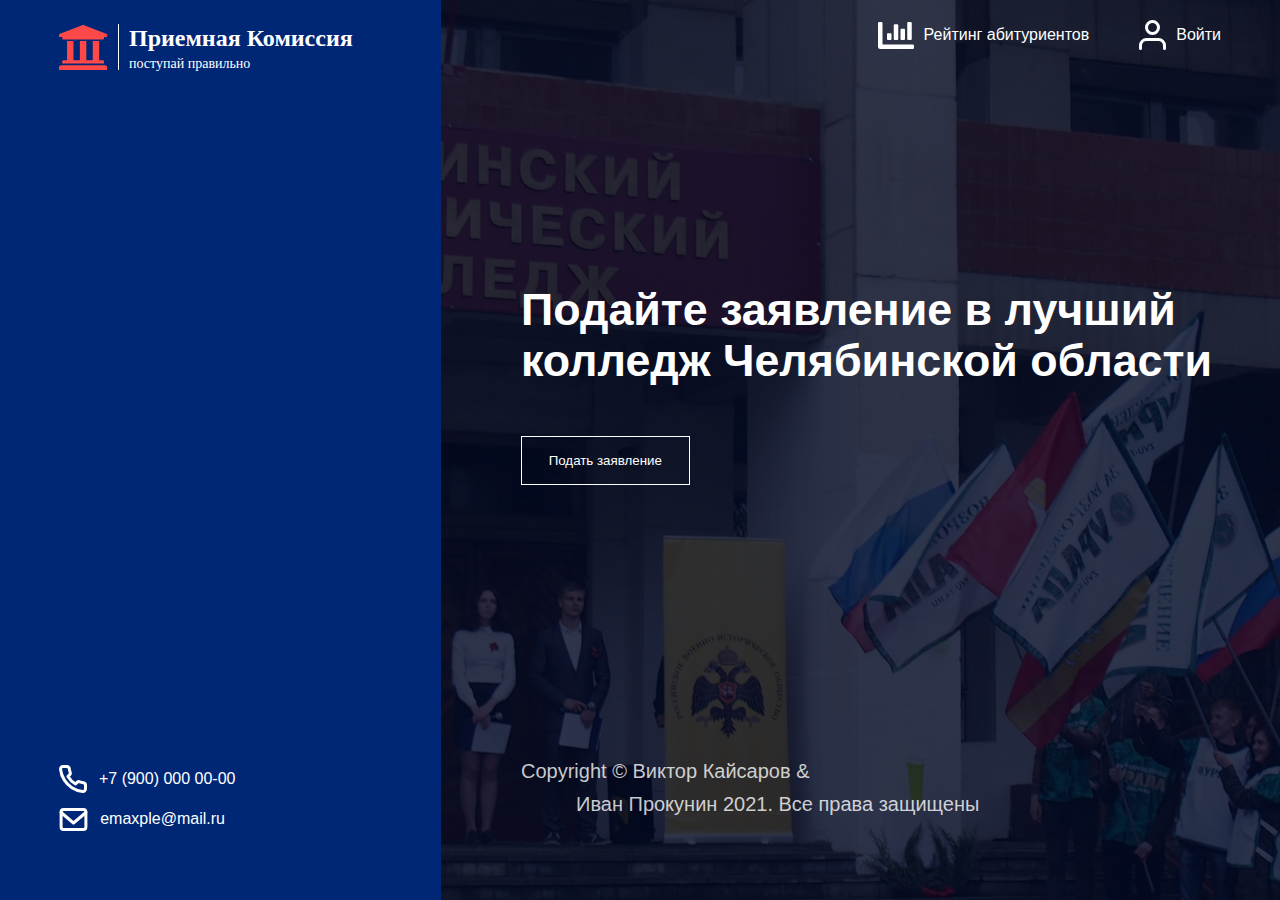
<file: index.html>
<!DOCTYPE html>
<html lang="en">
<head>
	<meta charset="UTF-8">
	<meta name="viewport" content="width=device-width, initial-scale=1">
	<title>Приемная Комиссия</title>
	<link rel="stylesheet" href="style/style.css">
</head>
<body>
	<main>
		<div class="content">
			<div class="left-bg"></div>
			<div class="left-content">
				<div class="header">
					<img src="img/Logo.svg" alt="Logo">
				</div>
				<div class="body"></div>
				<div class="footer">
					<div>
						<img src="img/icon/Icon-phone.svg" alt="Icon-phone">
						<span>+7 (900) 000 00-00</span>
					</div>
					<div>
						<img src="img/icon/Icon-mail.svg" alt="Icon-mail">
						<span>emaxple@mail.ru</span>
					</div>
				</div>
			</div>
			<div class="left-bg"></div>
			<div class="right-bg"></div>
			<div class="right-content">
				<div class="header">
					<nav class="nav-main">
						<a href="rating.html" class="profile-link">
							<img src="img/icon/Icon-chart-bar-white.svg" alt="chart-bar">
							<span>Рейтинг абитуриентов</span>
						</a>
						<a href="login.html" class="profile-link">
							<img src="img/icon/Icon user-white.svg" alt="icon-user">
							<span>Войти</span>
						</a>
					</nav>
				</div>
				<div class="body">
					<div class="card">
						<h1>Подайте заявление в лучший колледж Челябинской области</h1>
						<button class="btn btn--primary">Подать заявление</button>
					</div>
				</div>
				<div class="footer">
					<div class="copyright">
						<p>Copyright © Виктор Кайсаров &</p>
						<p class="copyright__bottom">Иван Прокунин 2021. Все права защищены</p>
					</div>
				</div>
			</div>
			<div class="right-bg"></div>
		</div>
	</main>
</body>
</html>
</file>
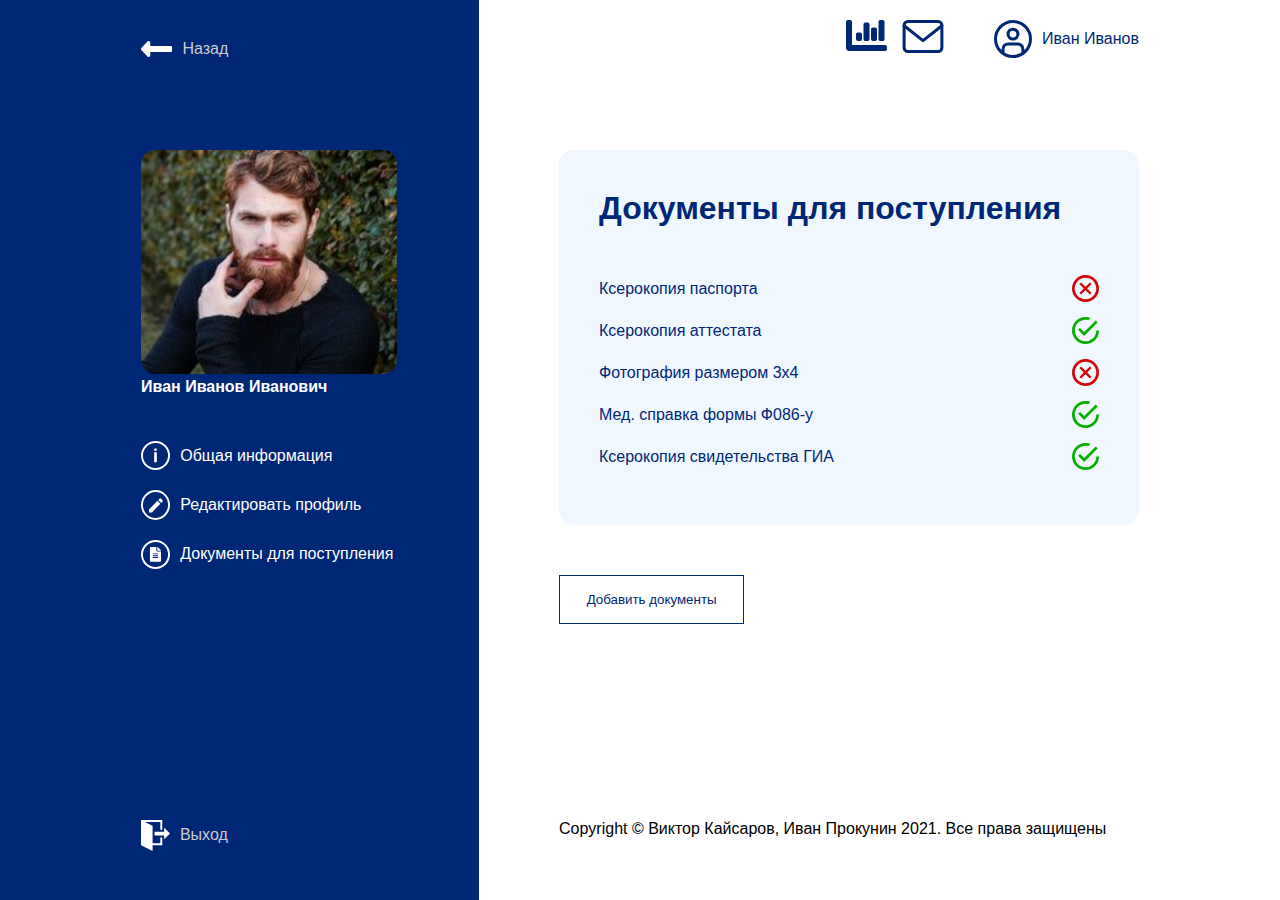
<file: profile.html>
<!DOCTYPE html>
<html lang="en">
<head>
	<meta charset="UTF-8">
	<meta name="viewport" content="width=device-width, initial-scale=1">
	<title>Profile</title>
	<link rel="stylesheet" href="style/profile.css">
</head>
<body>
	<main>
		<div class="content">
			<div class="left-bg"></div>
			<div class="left-content">
				<div class="header">
					<a href="index.html" class="tabs__link">
						<img src="img/icon/Icon-long-arrow-left.svg" alt="back">
						<span>Назад</span>
					</a>
				</div>
				<div class="body">
					<figure>
						<img src="img/Rectangle 21.png" alt="">
						<figcaption>Иван Иванов Иванович</figcaption>
					</figure>
					<div class="tabs">
						<div class="tabs__link">
							<img src="img/icon/icon-info.svg" alt="info">
							<span>Общая информация</span>
						</div>
						<div class="tabs__link">
							<img src="img/icon/Icon-edit.svg" alt="edit">
							<span>Редактировать профиль</span>
						</div>
						<div class="tabs__link">
							<img src="img/icon/icon-docs.svg" alt="docs">
							<span>Документы для поступления</span>
						</div>
					</div>
				</div>
				<div class="footer">
					<a href="login.html" class="tabs__link">
						<img src="img/icon/Icon-exit.svg" class="icon" alt="exit">
						<span>Выход</span>
					</a>
				</div>
			</div>
			<div class="left-bg"></div>
			<div></div>
			<div class="right-content">
				<div class="header">
					<nav class="nav-main">
						<a href="rating.html" title="Рейтинг">
							<img src="img/icon/Icon-chart-bar.svg" alt="chart-bar">
						</a>
						<a href="#" class="nav-icon" title="Мессенджер">
							<img src="img/icon/Icon-mail-blue.svg" alt="message">
						</a>
						<a href="profile.html" class="profile-link">
							<img src="img/icon/icon-user.svg" alt="icon-user">
							<span>Иван Иванов</span>
						</a>
					</nav>
				</div>
				<div class="body">
					<div class="card">
						<div class="card__header">
							<h2>Документы для поступления</h2>
						</div>
						<div class="card__body">
							<ul>
								<li>
									<span>Ксерокопия паспорта</span>
									<img src="img/icon/icon-close.svg" alt="close">
								</li>
								<li>
									<span>Ксерокопия аттестата</span>
									<img src="img/icon/icon-ok.svg" alt="ok">
								</li>
								<li>
									<span>Фотография размером 3х4</span>
									<img src="img/icon/icon-close.svg" alt="close">
								</li>
								<li>
									<span>Мед. справка формы Ф086-у</span>
									<img src="img/icon/icon-ok.svg" alt="ok">
								</li>
								<li>
									<span>Ксерокопия свидетельства ГИА</span>
									<img src="img/icon/icon-ok.svg" alt="ok">
								</li>
							</ul>
						</div>
					</div>
					<button class="btn btn--primary">Добавить документы</button>
				</div>
				<div class="footer">
					<div class="copyright tabs__link">Copyright © Виктор Кайсаров, Иван Прокунин 2021. Все права защищены</div>
				</div>
			</div>
			<div></div>
		</div>
	</main>
</body>
</html>
</file>
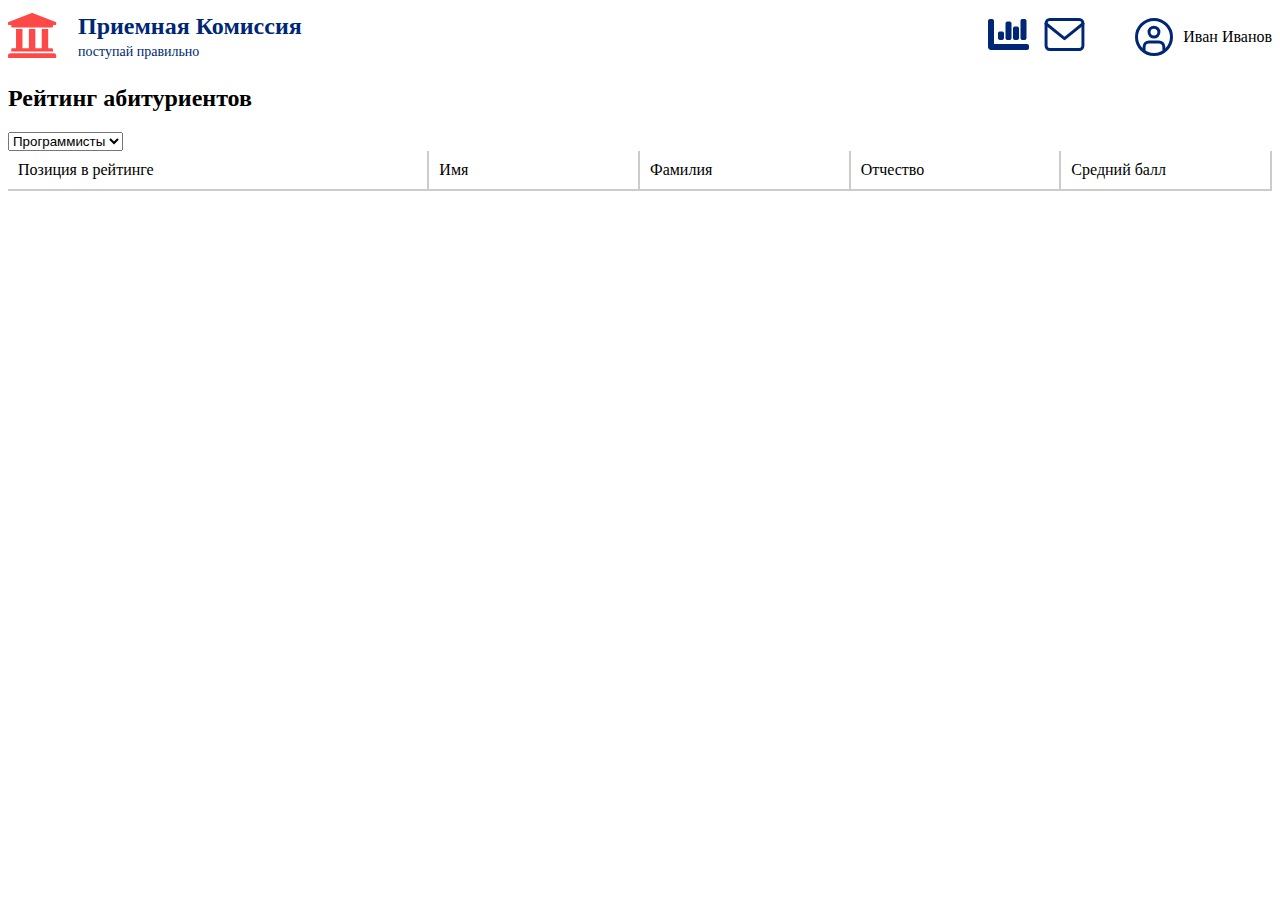
<file: rating.html>
<!DOCTYPE html>
<html lang="en">
<head>
    <meta charset="UTF-8">
    <meta http-equiv="X-UA-Compatible" content="IE=edge">
    <meta name="viewport" content="width=device-width, initial-scale=1.0">
    <title>Рейтинг абитуриентов</title>
    <link rel="stylesheet" href="style/rating.css">
</head>

<body>
    <header class="header container">
        <a href="index.html">
            <img src="img/Logo-blue.svg" alt="Logo">
        </a>
        <nav class="nav-main">
            <a href="rating.html">
                <img src="img/icon/Icon-chart-bar.svg" alt="chart-bar">
            </a>
            <a href="messanger.html" class="nav-icon">
                <img src="img/icon/Icon-mail-blue.svg" alt="message">
            </a>
            <a href="profile.html" class="profile-link">
                <img src="img/icon/icon-user.svg" alt="icon-user">
                <span>Иван Иванов</span>
            </a>
        </nav>
    </header>
    <div class="container">
        <h2>Рейтинг абитуриентов</h2>
        <div>
            <select id="specialty" name="specialty">
                <option value="Программист">Программисты</option>
                <option value="Электрик">Электрики</option>
            </select>
        </div>

        <div class="table">
        	<div class="table__header">
        		<div>Позиция в рейтинге</div>
        		<div>Имя</div>
        		<div>Фамилия</div>
        		<div>Отчество</div>
        		<div>Средний балл</div>
        	</div>
        	<div class="table__body"></div>
        </div>
    </div>  

    <script>
    	const SPECIALTY = document.querySelector('#specialty');
        const URL = 'rating.php';

    	SPECIALTY.addEventListener('change', () => {
            let get_request = SPECIALTY.value;
    		getRating(URL, get_request);
    	})

    	function getRating(url, get_request) {
	    	fetch(`${url}?specialty=${get_request}`)
	    	.then((response) => response.json())
	    	.then((result) => {
	    
	    		const TABLE_BODY = document.querySelector('.table__body');
                TABLE_BODY.innerHTML = '';
	    		let i = 1;
	    		for (let enrolle of result) {
	    			let full_name = enrolle.full_name.split(' ');
	    			let div = document.createElement('div');
					div.className = "table__row";
	    			div.innerHTML = `<div>${i}</div>
	    							<div>${full_name[0]}</div>
	    							<div>${full_name[1]}</div>
	    							<div>${full_name[2]}</div>
	    							<div>${enrolle.average_score}</div>`;
	    			TABLE_BODY.append(div);
	    			i++;
	    		}
	    	})
    	}

    	getRating(URL, 'Программист');

    </script>
</body>
</html>
</file>
<file: style/style.css>
/* ===========================Basic Style=========================== */
:root {
    --primary-color: #002776; /*Темно синий*/
    --bg-card: #F1F7FF; /*Светло синий*/
}

* {
    margin: 0;
    padding: 0;
    box-sizing: border-box;
    font-family: sans-serif;
}

h1 {
    font-size: 2.8rem;
    margin-top: 3em;
}

h2 {
    font-size: 2rem;
    margin-bottom: 1.5em;
}

h3 {
    font-size: 1.8rem;
    margin-bottom: .5em;
}

p {
    font-size: 1.25rem;
    color: #ffffffc7;
    margin-bottom: 2em;
}

.content {
    display: grid;
    grid-template-columns: minmax(0, 24%) 302px 80px 80px 700px minmax(0, 24%);
    background-image: url(../img/bg-main.png);
}

.header {
    padding-top: 20px;
}

.left-content, .right-content {
    display: grid;
    grid-template-rows: 150px 1fr 150px;
}

/*===============Left===============*/

.left-bg {
    background-color: var(--primary-color);
}

.left-content {
    height: 100vh;
    color: #fff;
    background-color: var(--primary-color);
}

.left-content .footer div {
    display: flex;
    align-items: center;
    margin: 15px 0;
}

.footer div img {
    margin-right: 12px;
}

/*===============Right===============*/

.right-bg, .right-content {
    background-color: rgba(0, 7, 33, .8);
    /*background-color: rgba(11, 6, 51, .8);*/
}

.right-content {
    color: #fff;
}

.nav-main {
    display: flex;
    float: right;
}

.nav-icon {
    margin-left: 15px;
}

.profile-link {
    display: flex;
    align-items: center;
    color: #fff;
    text-decoration: none;
    margin-left: 50px;
}

.profile-link img {
    margin-right: 10px;
}

.btn {
    padding: 1.2em 2em;
}

.btn--primary {
    margin-top: 50px;
    color: #fff;
    border: 1px solid #fff;
    background-color: transparent;
}

.copyright p {
    margin: 10px 0;
}

p.copyright__bottom {
    margin-left: 55px;
}
</file>
<file: style/profile.css>
/* ===========================Basic Style=========================== */
:root {
	--primary-color: #002776; /*Темно синий*/
	--bg-card: #F1F7FF; /*Светло синий*/
}

* {
	margin: 0;
	padding: 0;
	box-sizing: border-box;
	font-family: sans-serif;
}

h1 {
	font-size: 2.8rem;
	margin-top: 3em;
	margin-bottom: 1em;
}

h2 {
	font-size: 2rem;
	margin-bottom: 1.5em;
}

h3 {
	font-size: 1.8rem;
	margin-bottom: .5em;
}

p {
	font-size: 1.25rem;
	color: #ffffffc7;
	margin-bottom: 2em;
}

.content {
	display: grid;
	grid-template-columns: minmax(0, 20%) 258px 80px 80px 580px minmax(0, 20%);
}

.header {
	padding-top: 20px;
}

.body {
}

.left-content, .right-content {
	display: grid;
    grid-template-rows: 150px 1fr 100px;
}

/*===============Left===============*/

.left-bg {
	background-color: var(--primary-color);
}

.left-content {
	height: 100vh;
	color: #fff;
	background-color: var(--primary-color);
}

.left-content a {
	color: #ccc;
	text-decoration: none;
}

figcaption {
	font-weight: 700;
}

.tabs {
	margin-top: 45px;
}

.tabs__link {
	display: flex;
	align-items: center;
	margin: 20px 0;
}

.tabs__link span {
	margin-left: 10px;
}

/*===============Right===============*/

.card {
	color: var(--primary-color);
	padding: 40px;
	border-radius: 15px;
	background-color: var(--bg-card);
}

.card__body ul {
	list-style-type: none;
}

.card__body li {
	display: flex;
	justify-content: space-between;
	align-items: center;
	margin: 15px 0;
}

/*Nav-Menu*/

.nav-main {
	display: flex;
	float: right;
}

.nav-icon {
	margin-left: 15px;
}

.profile-link {
	display: flex;
	align-items: center;
	color: var(--primary-color);
	text-decoration: none;
	margin-left: 50px;
}

.profile-link img {
	margin-right: 10px;
}

/*btn*/

.btn {
	padding: 1.2em 2em;
}

.btn--primary {
	margin-top: 50px;
	color: var(--primary-color);
	border: 1px solid var(--primary-color);
	background-color: transparent;
}
</file>
<file: style/rating.css>
.header {
	display: flex;
	justify-content: space-between;
}

.nav-main {
	display: flex;
	align-items: center;
}

.nav-icon {
	margin-left: 15px;
}

.profile-link {
	display: flex;
	align-items: center;
	color: var(--primary-color);
	text-decoration: none;
	margin-left: 50px;
}

.profile-link img {
	margin-right: 10px;
}

.container {
	max-width: 1280px;
	margin: 0 auto;
}

.table__header {
	display: grid;
	grid-template-columns: 2fr repeat(4, 1fr);
}

.table__header > div {
	padding: 10px;
	--border-rb: 2px;
	border-right: var(--border-rb) solid #ccc;
	border-bottom: var(--border-rb) solid #ccc;
}

.table__row {
	display: grid;
	grid-template-columns: 2fr repeat(4, 1fr);
	border-bottom: 1px solid #ccc;
}

.table__row > div {
	padding: 10px;
}
</file>
